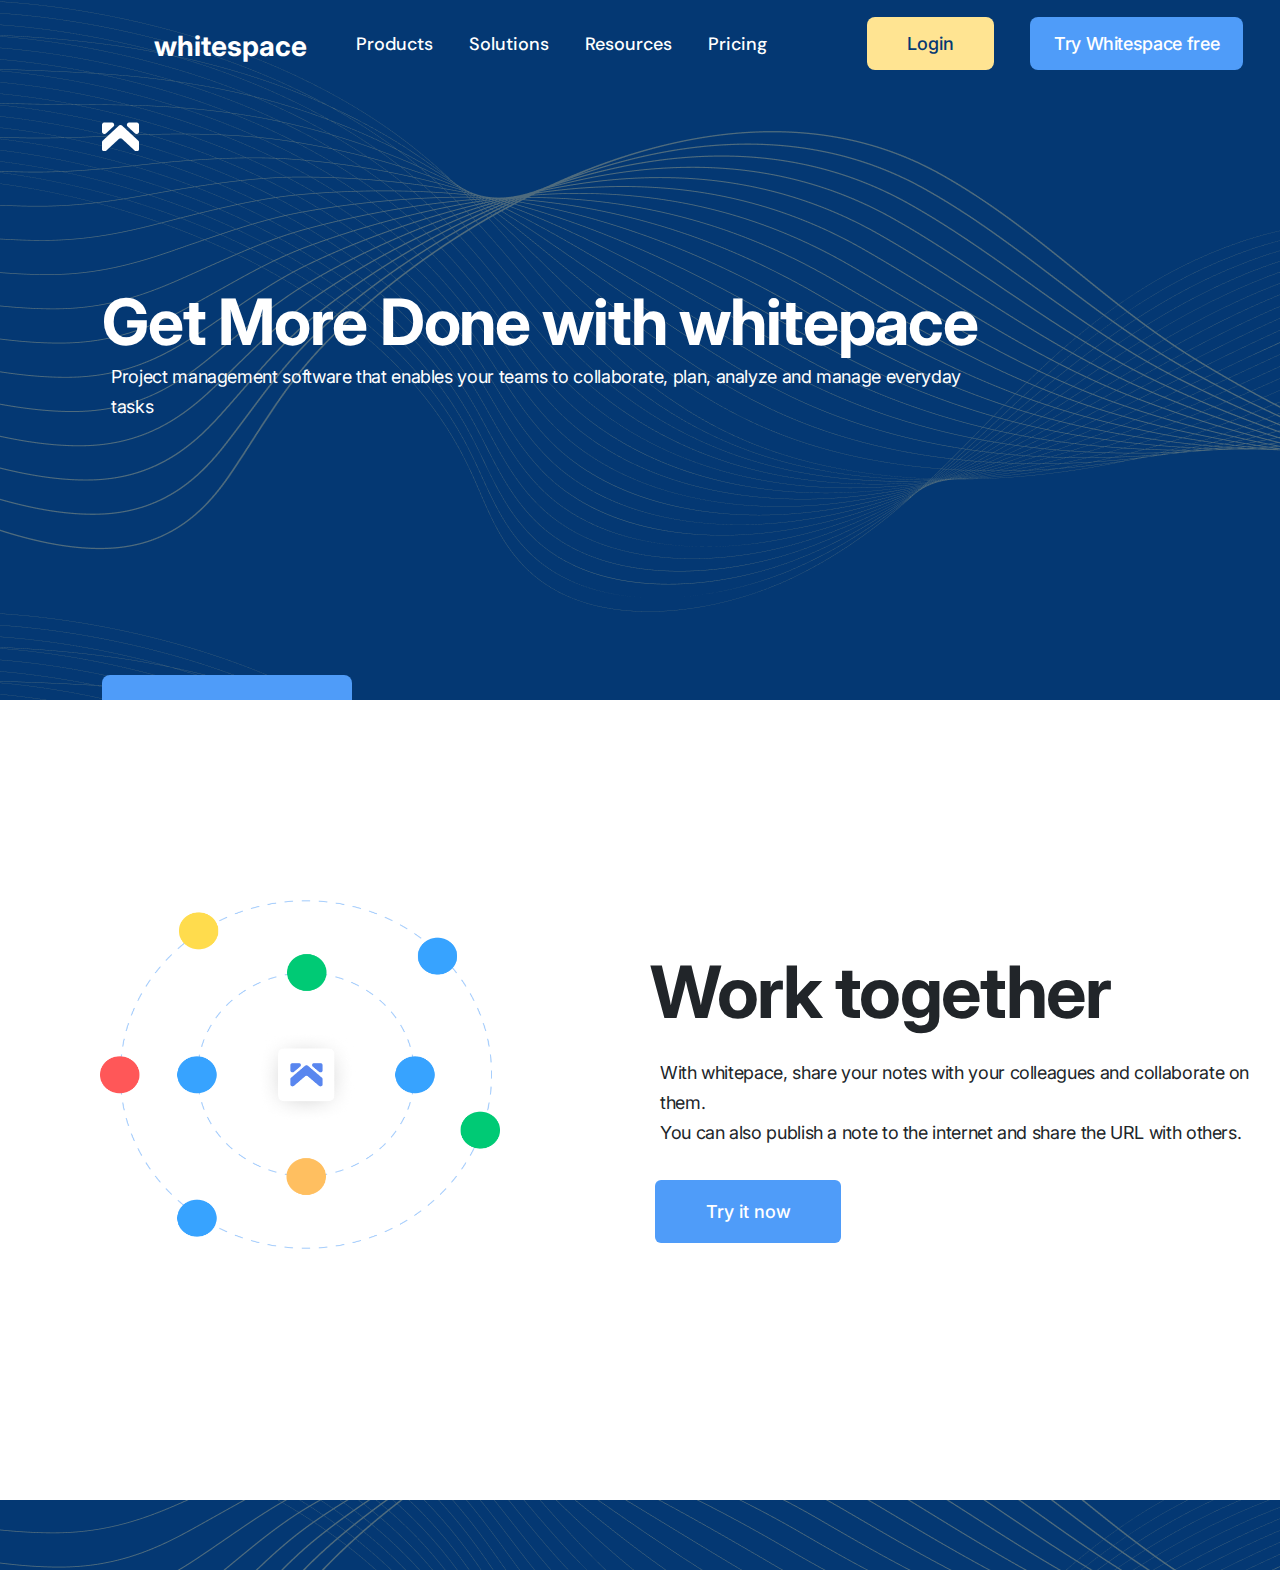
<file: index.html>
<!DOCTYPE html>
<html lang="en">
<head>
    <meta charset="UTF-8">
    <meta http-equiv="X-UA-Compatible" content="IE=edge">
    <meta name="viewport" content="width=device-width, initial-scale=1.0">
    <link rel="stylesheet" href="./css/index.css">
    <title>Whitespace</title>
</head>
<body>
    <section class = "pag1">

    <header>
        <h1 id = "titulopag">
            whitespace
        </h1>
        <img id ="logoimg" src = "./img/logo.png">
    </header>
        <nav>
            <a id ="produtos" href = "">Products</a> 
            <a id ="solutions" href = "">Solutions</a> 
            <a id ="resources" href = "">Resources</a> 
            <a id ="pricing" href = "">Pricing</a> 

            <a id ="login" href = "">Login</a> 
            <a id ="whitespacefree" href = "">Try Whitespace free</a> 
        </nav>

        <h2 id = "texto2">
            Get More Done with whitepace
            <p id = "paragrafo2">
                Project management software that enables your teams to collaborate, plan, analyze and manage everyday tasks
            </p>
        </h2>

        <button id = "botao1">
            Try Whitepace free
            <img id = "seta" src = "./img/seta.png">
        </button>

    </section>

    <section class = "pagina2"> 
        <img  id = "imagempag22" src = "/img/imagempag2.png" width="400px" height="349">
    </section>
    <header>
        <h1 id = "pag2texto">
            Work together
        </h1>
        <p id = "paragrafo2texto">
            With whitepace, share your notes with your colleagues and collaborate on them.<br>
            You can also publish a note to the internet and share the URL with others.
        </p>
    </header>
    <button id = "botaopag2">
        Try it now
    </button>

<section class ="footerfinal">
    <footer>
        <nav>
            <a id ="produtos" href = "">Products</a> 
            <a id ="solutions" href = "">Solutions</a> 
            <a id ="resources" href = "">Resources</a> 
            <a id ="pricing" href = "">Pricing</a> 

            </nav>
    </footer>
</section>
</body>
</html>
</file>
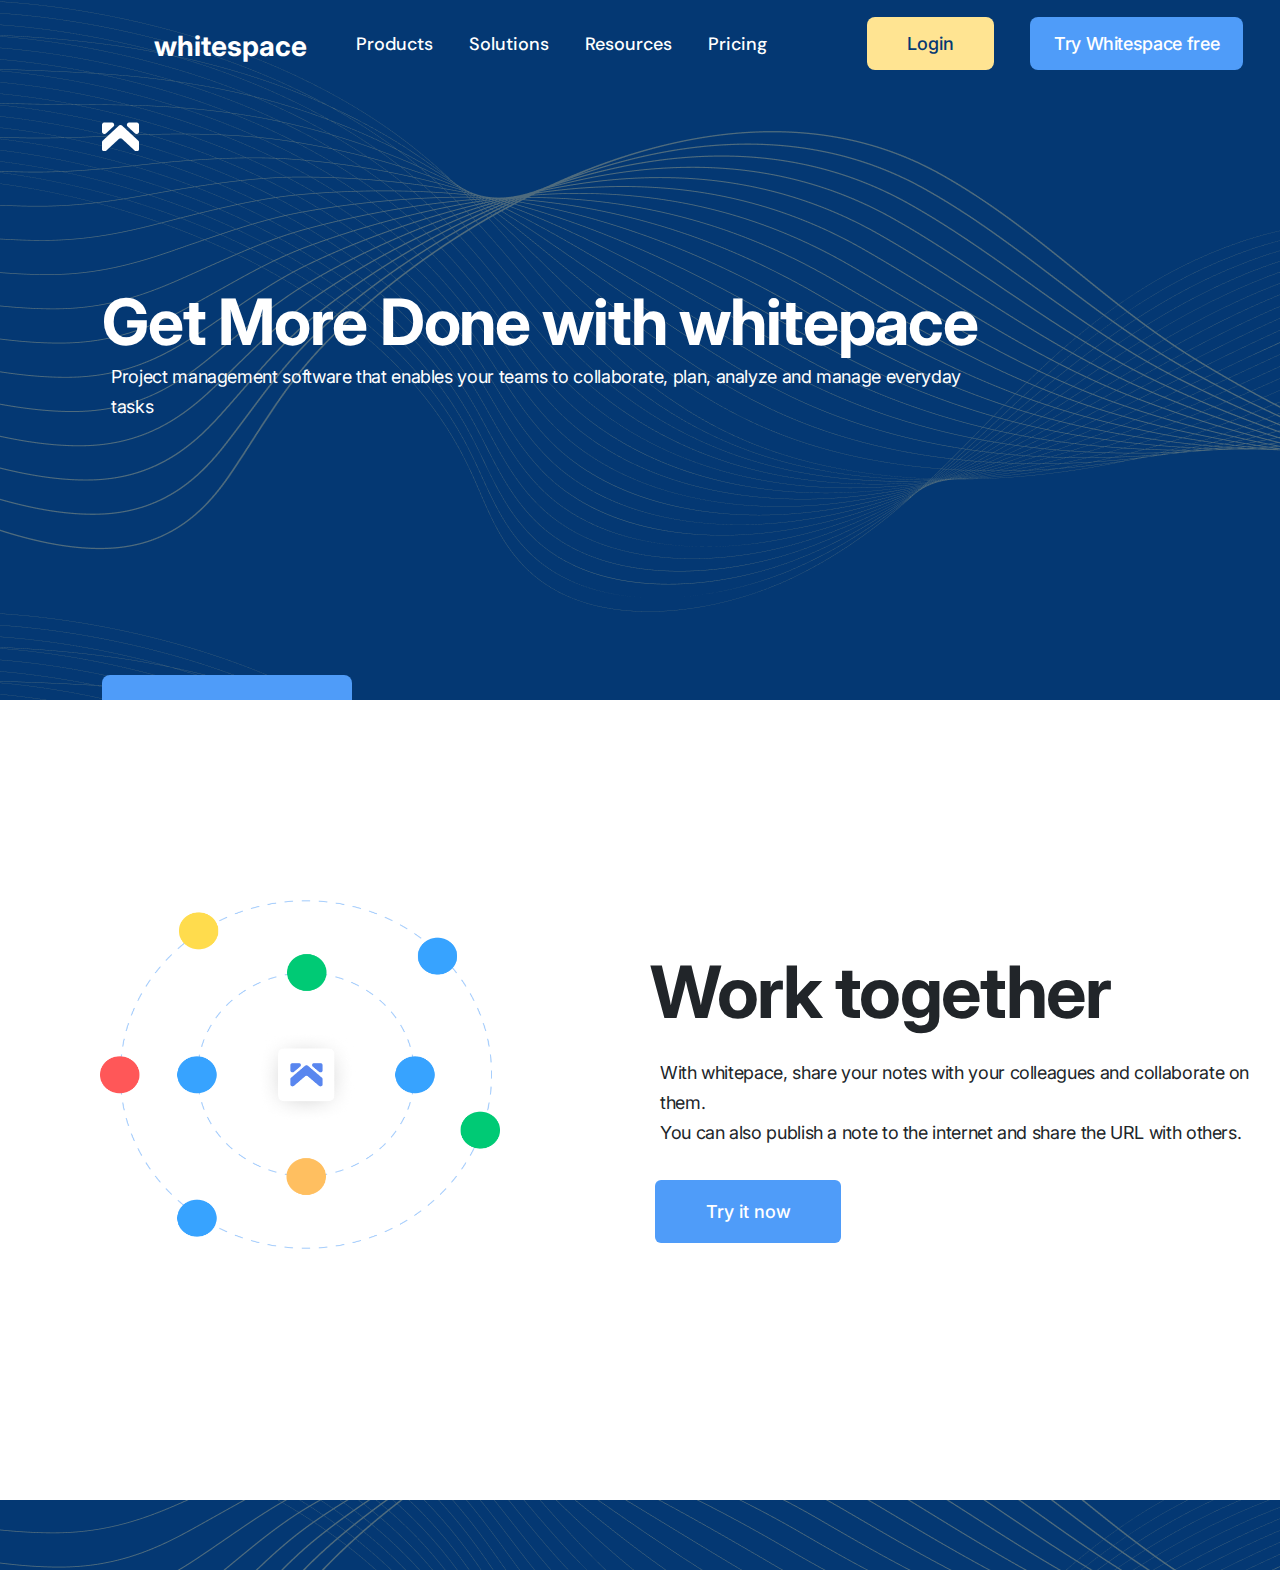
<file: html/index.html>
<!DOCTYPE html>
<html lang="en">
<head>
    <meta charset="UTF-8">
    <meta http-equiv="X-UA-Compatible" content="IE=edge">
    <meta name="viewport" content="width=device-width, initial-scale=1.0">
    <link rel="stylesheet" href="/css/index.css">
    <title>Whitespace</title>
</head>
<body>
    <section class = "pag1">

    <header>
        <h1 id = "titulopag">
            whitespace
        </h1>
        <img id ="logoimg" src = "../img/logo.png">
    </header>
        <nav>
            <a id ="produtos" href = "">Products</a> 
            <a id ="solutions" href = "">Solutions</a> 
            <a id ="resources" href = "">Resources</a> 
            <a id ="pricing" href = "">Pricing</a> 

            <a id ="login" href = "">Login</a> 
            <a id ="whitespacefree" href = "">Try Whitespace free</a> 
        </nav>

        <h2 id = "texto2">
            Get More Done with whitepace
            <p id = "paragrafo2">
                Project management software that enables your teams to collaborate, plan, analyze and manage everyday tasks
            </p>
        </h2>

        <button id = "botao1">
            Try Whitepace free
            <img id = "seta" src = "../img/seta.png">
        </button>

    </section>

    <section class = "pagina2"> 
        <img  id = "imagempag22" src = "../img/imagempag2.png" width="400px" height="349">
    </section>
    <header>
        <h1 id = "pag2texto">
            Work together
        </h1>
        <p id = "paragrafo2texto">
            With whitepace, share your notes with your colleagues and collaborate on them.<br>
            You can also publish a note to the internet and share the URL with others.
        </p>
    </header>
    <button id = "botaopag2">
        Try it now
    </button>

<section class ="footerfinal">
    <footer>
        <nav>
            <a id ="produtos" href = "">Products</a> 
            <a id ="solutions" href = "">Solutions</a> 
            <a id ="resources" href = "">Resources</a> 
            <a id ="pricing" href = "">Pricing</a> 

            </nav>
    </footer>
</section>
</body>
</html>
</file>
<file: css/index.css>
@import url('https://fonts.googleapis.com/css2?family=DM+Sans:wght@500&family=Inter:wght@400;500;600;700&display=swap');



body
{
    background-color: #043873;
    background-image: url("/img/fundo.png");
    margin-left: 0;
    margin-right: 0;
}

#logoimg
{   
    position: absolute;
    width: 37px;
    height: 29px; 
    margin-left: 14%;
    margin-bottom: 10%;
    bottom: 69%;
    left: -6%;
}



#titulopag
{   
    position: relative;
    font-family: 'Inter';
    font-style: normal;
    font-weight: 700;
    font-size: 28px;

    color: #FFFF;
    margin-left: 18%;
    bottom: -10px;
    left: -6%;
    
}



a
{   

    position: relative;
    font-family: 'DM Sans';
    font-style: normal;
    font-weight: 500;
    font-size: 18px;

    color: #FFFF;
    margin-right: 32px;
    text-decoration: none;
    bottom: 40px;
    left: 20%;
}

nav
{
    display: inline;
    text-align: justify;
    margin-left: 100px;
}


#login
{   
    position: relative;
    font-family: 'Inter';
    color: #043873;
    background: #FFE492;
    border-radius: 8px;

    width: 126px;
    height: 60px;
    padding: 16px 40px;

    bottom: 40px;
    left: 25%;
}

#whitespacefree
{   
    position: relative;
    width: 159px;
    height: 23px;

    font-family: 'Inter';
    font-style: normal;
    font-weight: 500;
    font-size: 18px;
    line-height: 23px;

    letter-spacing: -0.02em;

    color: #FFFFFF;

    padding: 16px 24px;
    gap: 10px;

    width: 227px;
    height: 60px;

    background: #4F9CF9;
    border-radius: 8px;

    left: 25%;
    bottom: 40px;

}

#texto2
{   
    position: absolute;
    font-family: 'Inter';
    font-style: normal;
    font-weight: 700;
    font-size: 64px;
    line-height: 77px;
    letter-spacing: -0.02em;

    color: #FFFFFF;
    left: 8%;
    top: 230px;
}


#paragrafo2
{       
    position: absolute;
    font-family: 'Inter';
    font-style: normal;
    font-weight: 400;
    font-size: 18px;
    line-height: 30px;
    
    letter-spacing: -0.02em;
    
    color: #FFFFFF;

    left: 1%;
    bottom: -80px;
}

#botao1
{   
    position: absolute;
    padding: 20px;
    gap: 10px;

    width: 250px;
    height: 63px;

    background: #4F9CF9;
    border-radius: 8px;

    border: none;

    font-family: 'Inter';
    font-style: normal;
    font-weight: 500;
    font-size: 18px;
    color: #FFFFFF;
    top: 75%;
    left: 8%;

}

#seta
{
    position: relative;
    top: 20%;
    left: 5%;
}


.pagina2
{   
    position: absolute;
    height: 700px;

    top: 700px;
    background: #FFFFFF;
    padding-bottom: 100px;
    padding-left: 1349px;

}

#pag2texto
{
    font-family: 'Inter';
    font-style: normal;
    font-weight: 700;
    font-size: 72px;
    line-height: 87px;
    letter-spacing: -0.02em;
    
    color: #212529;
    position: absolute;
    top: 900px;
    left: 650px;
    bottom: 300px;
    
}

#paragrafo2texto
{
    font-family: 'Inter';
    font-style: normal;
    font-weight: 400;
    font-size: 18px;
    line-height: 30px;


    letter-spacing: -0.02em;

    color: #212529;
    position: absolute;
    top: 1040px;
    left: 660px;
}

#imagempag22
{
    position: absolute;
    left: 100px;
    top: 200px;
}

#botaopag2
{
    align-items: center;
    padding: 20px 40px;
    gap: 10px;

    width: 186px;
    height: 63px;

    background: #4F9CF9;
    border-radius: 6px;

    color: #FFFF;
    font-family: 'Inter';
    font-style: normal;
    font-weight: 500;
    font-size: 18px;
    border: none;

    position: absolute;
    top: 1180px;
    left: 655px;


}
footer
{   
    position: absolute;
    height: 50px;
    top: 1500px;
    padding: 10px;

    background-image: none;
    
}

.footerfinal
{
    background-color: red;
    padding-right: 100px;
}
</file>
